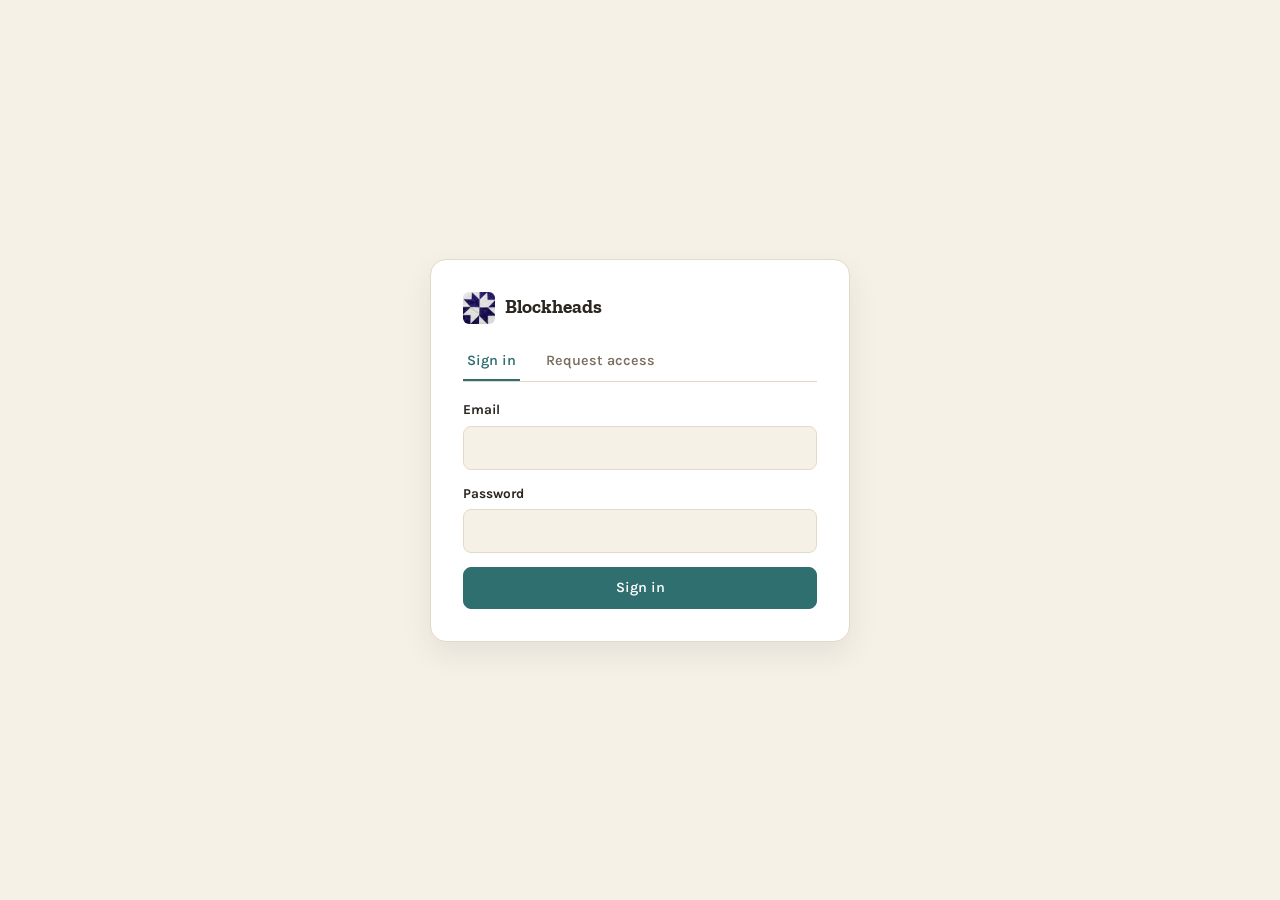
<file: test/index.test.html>
<!doctype html>
<html lang="en">
<head>
<meta charset="utf-8">
<meta name="viewport" content="width=device-width, initial-scale=1, viewport-fit=cover">
<title>Blockheads</title>
<link rel="stylesheet" href="https://fonts.googleapis.com/css2?family=Zilla+Slab:wght@400;600;700&family=Karla:wght@400;500;600;700&display=swap">
<link rel="stylesheet" href="../css/styles.css">
</head>
<body>

<!-- Sign-in gate -->
<div id="sign-in-view">
  <div class="auth-card">
    <div class="brand">
      <img class="brand-mark" src="../icons/icon-192.png" alt="">
      <span class="brand-name">Blockheads</span>
    </div>

    <div class="tabs" role="tablist">
      <button type="button" id="tab-sign-in" role="tab" aria-selected="true">Sign in</button>
      <button type="button" id="tab-request-access" role="tab" aria-selected="false">Request access</button>
    </div>

    <form id="sign-in-form">
      <div class="form-row">
        <label for="sign-in-email">Email</label>
        <input type="email" id="sign-in-email" required autocomplete="username">
      </div>
      <div class="form-row">
        <label for="sign-in-password">Password</label>
        <input type="password" id="sign-in-password" required autocomplete="current-password">
      </div>
      <p id="sign-in-error" class="error-text" hidden></p>
      <button type="submit" class="primary full-width">Sign in</button>
    </form>

    <form id="request-access-form" hidden>
      <p class="hint">Tell us who you are and an admin will review your request. You'll be able to sign in as soon as you're approved.</p>
      <div class="form-row">
        <label for="request-name">Name</label>
        <input type="text" id="request-name" required autocomplete="name">
      </div>
      <div class="form-row">
        <label for="request-email">Email</label>
        <input type="email" id="request-email" required autocomplete="email">
      </div>
      <div class="form-row">
        <label for="request-password">Choose a password</label>
        <input type="password" id="request-password" required minlength="8" autocomplete="new-password">
        <span class="hint">At least 8 characters. This becomes your sign-in password once you're approved.</span>
      </div>
      <div class="form-row">
        <label for="request-note">Note <span class="hint-inline">(optional)</span></label>
        <textarea id="request-note" rows="3"></textarea>
      </div>
      <p id="request-error" class="error-text" hidden></p>
      <p id="request-success" class="success-text" hidden>Request sent! An admin will review it and you'll be able to sign in once approved.</p>
      <button type="submit" class="primary full-width">Request access</button>
    </form>
  </div>
</div>

<!-- Main app -->
<div id="app-view" hidden>
  <header class="app-header">
    <div class="brand">
      <img class="brand-mark" src="../icons/icon-192.png" alt="">
      <span class="brand-name">Blockheads</span>
    </div>
    <nav class="main-nav">
      <a href="#" id="nav-calendar" class="nav-link">Home</a>
      <a href="#" id="nav-projects" class="nav-link">Projects</a>
      <a href="#" id="nav-attractions" class="nav-link">Coming Attractions</a>
      <a href="#" id="nav-notes" class="nav-link" hidden>Notes</a>
      <a href="#" id="nav-members" class="nav-link" hidden>Members<sup id="nav-members-badge" class="nav-badge" hidden></sup></a>
    </nav>
    <div class="header-right">
      <span class="hint" id="user-email-label"></span>
      <span class="role-badge" id="user-role-badge"></span>
      <button id="sign-out-button">Sign out</button>
    </div>
  </header>

  <main>

    <!-- Calendar -->
    <section id="calendar-section">
      <div class="notices-panel" id="notices-panel">
        <div class="notices-title-row">
          <h2>Notices</h2>
          <button id="add-notice-button" class="primary push-right" hidden>+ Add notice</button>
        </div>
        <div id="notices-list"></div>
        <p id="notices-empty" class="hint" hidden>No notices right now.</p>
      </div>
      <div class="page-title-row">
        <h1>Scheduled Meetings</h1>
        <button id="add-event-button" class="primary push-right" hidden>+ Add meeting</button>
      </div>
      <div id="meeting-list" class="meeting-list"></div>
      <div class="meeting-nav">
        <div class="month-nav">
          <button type="button" id="calendar-prev-month" aria-label="Back one month">&lsaquo;</button>
          <button type="button" id="calendar-next-month" aria-label="Forward one month">&rsaquo;</button>
        </div>
        <span class="hint">Navigate Dates</span>
      </div>
    </section>

    <!-- Projects grid -->
    <section id="projects-section" hidden>
      <div class="page-title-row">
        <h1>Projects</h1>
        <span class="hint">Every pattern and instruction set the bee has used</span>
        <button id="add-project-button" class="primary push-right" hidden>+ Add project</button>
      </div>
      <div id="projects-grid" class="projects-grid"></div>
      <p id="projects-empty" class="hint" hidden>No projects yet.</p>
    </section>

    <!-- Project detail -->
    <section id="project-detail-section" hidden>
      <a href="#" id="back-to-projects" class="crumb">&larr; Projects</a>
      <div class="project-detail-header">
        <div id="project-detail-icon" class="project-icon-lg"></div>
        <div class="project-detail-meta">
          <h1 id="project-detail-name"></h1>
          <p id="project-detail-description" class="hint"></p>
          <p id="project-detail-byline" class="hint small"></p>
        </div>
        <div class="project-detail-actions" id="project-detail-admin-actions" hidden>
          <button id="edit-project-button">Edit</button>
          <button id="replace-icon-button">Replace photo</button>
          <button id="upload-file-button" class="primary">+ Upload file</button>
          <button id="delete-project-detail-button" class="danger">Delete</button>
          <input type="file" id="icon-file-input" accept="image/*,.heic,.heif" hidden>
          <input type="file" id="attachment-file-input" hidden multiple>
        </div>
      </div>
      <div id="project-files-list" class="file-list"></div>
      <p id="project-files-empty" class="hint" hidden>No files yet.</p>
    </section>

    <!-- Coming Attractions -->
    <section id="attractions-section" hidden>
      <div class="page-title-row">
        <h1>Coming Attractions</h1>
        <span class="hint">Programs and speakers on the way</span>
        <button id="add-attraction-button" class="primary push-right" hidden>+ Add attraction</button>
      </div>
      <div id="attractions-list" class="notices-panel"></div>
      <p id="attractions-empty" class="hint" hidden>Nothing scheduled yet &ndash; check back soon.</p>
    </section>

    <!-- Notes (admins only) -->
    <section id="notes-section" hidden>
      <div class="page-title-row">
        <h1>Notes</h1>
        <span class="hint">Admins only &ndash; a shared place for ideas about possible attractions</span>
        <button id="add-attraction-note-button" class="primary push-right">+ Add note</button>
      </div>
      <div id="attraction-notes-list" class="list-card"></div>
      <p id="attraction-notes-empty" class="hint" hidden>No notes yet.</p>
    </section>

    <!-- Members / admin -->
    <section id="members-section" hidden>
      <div class="admin-block">
        <div class="page-title-row">
          <h1>Pending requests</h1>
          <span class="count-pill" id="pending-count">0</span>
        </div>
        <div id="pending-requests-list" class="list-card"></div>
        <p id="pending-empty" class="hint" hidden>No pending requests.</p>
      </div>

      <div class="admin-block">
        <div class="page-title-row">
          <h1>Members</h1>
          <span class="hint" id="member-count"></span>
        </div>
        <div class="list-card">
          <div class="member-row member-row-head">
            <span>Name</span><span>Email</span><span>Role</span><span>Joined</span><span></span>
          </div>
          <div id="members-list"></div>
        </div>
      </div>
    </section>

  </main>
</div>

<!-- Add / edit notice -->
<dialog id="notice-form-dialog">
  <div class="dialog-body">
    <h2 id="notice-form-title">Add notice</h2>
    <form id="notice-form">
      <div class="form-row">
        <label for="notice-title">Title</label>
        <input type="text" id="notice-title" required placeholder="e.g. Bring fabric for the charity quilt">
      </div>
      <div class="form-row">
        <label for="notice-body">Message</label>
        <textarea id="notice-body" rows="5"></textarea>
      </div>
      <div class="form-row">
        <label for="notice-until">Show until <span class="hint-inline">(optional &ndash; hidden from members after this date)</span></label>
        <input type="date" id="notice-until">
      </div>
      <div class="dialog-actions">
        <button type="button" id="delete-notice-button" class="danger push-left" hidden>Delete</button>
        <button type="button" id="cancel-notice-button">Cancel</button>
        <button type="submit" class="primary">Save</button>
      </div>
    </form>
  </div>
</dialog>

<!-- Add / edit attraction -->
<dialog id="attraction-form-dialog">
  <div class="dialog-body">
    <h2 id="attraction-form-title">Enter attraction</h2>
    <form id="attraction-form">
      <div class="form-row">
        <label for="attraction-title">Attraction</label>
        <input type="text" id="attraction-title" required placeholder="e.g. Trunk show: Antique Quilts">
      </div>
      <div class="form-row">
        <label for="attraction-speaker">Speaker <span class="hint-inline">(optional)</span></label>
        <input type="text" id="attraction-speaker">
      </div>
      <div class="form-row">
        <label for="attraction-date">Date <span class="hint-inline">(optional)</span></label>
        <input type="date" id="attraction-date">
      </div>
      <div class="dialog-actions">
        <button type="button" id="delete-attraction-button" class="danger push-left" hidden>Delete</button>
        <button type="button" id="cancel-attraction-button">Cancel</button>
        <button type="submit" class="primary">Save</button>
      </div>
    </form>
  </div>
</dialog>

<!-- Add / edit attraction note (admins only) -->
<dialog id="attraction-note-dialog">
  <div class="dialog-body">
    <h2 id="attraction-note-form-title">Add note</h2>
    <form id="attraction-note-form">
      <div class="form-row">
        <label for="attraction-note-body">Note</label>
        <textarea id="attraction-note-body" rows="6" required placeholder="Ideas, contact info, prices, who to ask..."></textarea>
      </div>
      <div class="dialog-actions">
        <button type="button" id="delete-attraction-note-button" class="danger push-left" hidden>Delete</button>
        <button type="button" id="cancel-attraction-note-button">Cancel</button>
        <button type="submit" class="primary">Save</button>
      </div>
    </form>
  </div>
</dialog>

<!-- Add / edit calendar event -->
<dialog id="event-form-dialog">
  <div class="dialog-body">
    <h2 id="event-form-title">Add meeting</h2>
    <form id="event-form">
      <div class="form-row">
        <label for="event-date">Date</label>
        <input type="date" id="event-date" required>
      </div>
      <div class="form-row-pair">
        <div class="form-row">
          <label for="event-start-time">Start time</label>
          <input type="time" id="event-start-time">
        </div>
        <div class="form-row">
          <label for="event-end-time">End time</label>
          <input type="time" id="event-end-time">
        </div>
      </div>
      <p class="hint form-hint">Leave times blank for an all-day event.</p>
      <div class="form-row">
        <label for="event-title">Title</label>
        <input type="text" id="event-title" required placeholder="e.g. Half-Square Triangles">
      </div>
      <div class="form-row">
        <label for="event-photo-input">Photo <span class="hint-inline">(optional &ndash; otherwise the project's photo is used)</span></label>
        <div class="event-photo-row">
          <div id="event-photo-preview" class="upcoming-thumb event-photo-preview"></div>
          <input type="file" id="event-photo-input" accept="image/*,.heic,.heif">
          <button type="button" id="event-photo-remove" class="small-button" hidden>Remove photo</button>
        </div>
      </div>
      <div class="form-row">
        <label for="event-project">Project</label>
        <select id="event-project">
          <option value="">(none)</option>
        </select>
      </div>
      <div class="form-row">
        <label for="event-notes">Notes</label>
        <textarea id="event-notes" rows="3"></textarea>
      </div>
      <div class="dialog-actions">
        <button type="button" id="delete-event-button" class="danger push-left" hidden>Delete</button>
        <button type="button" id="cancel-event-button">Cancel</button>
        <button type="submit" class="primary">Save</button>
      </div>
    </form>
  </div>
</dialog>

<!-- Add / edit project -->
<dialog id="project-form-dialog">
  <div class="dialog-body">
    <h2 id="project-form-title">Add project</h2>
    <form id="project-form">
      <div class="form-row">
        <label for="project-name">Name</label>
        <input type="text" id="project-name" required>
      </div>
      <div class="form-row">
        <label for="project-description">Description</label>
        <textarea id="project-description" rows="3"></textarea>
      </div>
      <div class="form-row">
        <label for="project-icon-input" id="project-icon-label">Icon photo <span class="hint-inline">(optional)</span></label>
        <input type="file" id="project-icon-input" accept="image/*,.heic,.heif">
      </div>
      <div class="dialog-actions">
        <button type="button" id="delete-project-button" class="danger push-left" hidden>Delete</button>
        <button type="button" id="cancel-project-button">Cancel</button>
        <button type="submit" class="primary">Save</button>
      </div>
    </form>
  </div>
</dialog>

<script src="mock-supabase.js"></script>
<script src="../js/app.js"></script>
<script src="../js/calendar.js"></script>
<script src="../js/notices.js"></script>
<script src="../js/attractions.js"></script>
<script src="../js/projects.js"></script>
<script src="../js/admin.js"></script>
<script src="../js/auth.js"></script>
</body>
</html>
</file>
<file: css/styles.css>
:root {
  color-scheme: light dark;
  --bg: #f6f1e7;
  --surface: #ffffff;
  --text: #2c2620;
  --text-faint: #7a6f5f;
  --border: #e3d9c6;
  --accent: #2f6f6f;
  --accent-tint: #e2eeed;
  --gold: #c99a3d;
  --gold-tint: #f6ecd6;
  --danger: #b3261e;
  --danger-tint: #f7e3e1;
  --radius: 12px;
}

@media (prefers-color-scheme: dark) {
  :root {
    --bg: #201c17;
    --surface: #2b2620;
    --text: #f1ece2;
    --text-faint: #b3a993;
    --border: #453d31;
    --accent: #59a3a3;
    --accent-tint: #223434;
    --gold: #dcb35d;
    --gold-tint: #3a2f18;
    --danger-tint: #3a201d;
  }
}

* { box-sizing: border-box; }

body {
  margin: 0;
  background: var(--bg);
  color: var(--text);
  font-family: 'Karla', -apple-system, Segoe UI, sans-serif;
  line-height: 1.5;
}

h1, h2, .brand-name {
  font-family: 'Zilla Slab', Georgia, serif;
}

a { color: inherit; }

input, select, textarea, button {
  font: inherit;
  color: inherit;
}

input[type="text"], input[type="email"], input[type="password"], input[type="date"], input[type="time"], input[type="file"], select, textarea {
  background: var(--bg);
  border: 1px solid var(--border);
  border-radius: 8px;
  padding: 9px 11px;
  width: 100%;
}

textarea { resize: vertical; min-height: 70px; }

button {
  border: 1px solid var(--border);
  background: var(--surface);
  border-radius: 8px;
  padding: 9px 16px;
  cursor: pointer;
  font-weight: 600;
  font-size: 0.9rem;
}
button.primary { background: var(--accent); border-color: var(--accent); color: #fff; }
button.danger { background: transparent; border-color: var(--border); color: var(--danger); }
button.full-width { width: 100%; }
button:hover { filter: brightness(0.96); }
button:disabled { opacity: 0.6; cursor: default; }

.push-left { margin-right: auto; }
.push-right { margin-left: auto; }
.hint { color: var(--text-faint); font-size: 0.85rem; }
.hint.small { font-size: 0.78rem; }
.hint-inline { font-weight: 400; color: var(--text-faint); }
.error-text { color: var(--danger); font-size: 0.85rem; }
.success-text { color: var(--accent); font-size: 0.85rem; }
[hidden] { display: none !important; }

/* ---- Brand mark ---------------------------------------------------- */
.brand { display: flex; align-items: center; gap: 10px; }
.brand-mark {
  width: 32px; height: 32px; border-radius: 6px; flex-shrink: 0;
  object-fit: cover; display: block;
}
.brand-name { font-weight: 700; font-size: 1.2rem; }

/* ---- Sign in / request access --------------------------------------- */
#sign-in-view {
  min-height: 100vh;
  display: flex;
  align-items: center;
  justify-content: center;
  padding: 24px;
}
.auth-card {
  width: min(420px, 100%);
  background: var(--surface);
  border: 1px solid var(--border);
  border-radius: 16px;
  padding: 32px;
  display: flex;
  flex-direction: column;
  gap: 18px;
  box-shadow: 0 12px 30px rgba(44, 38, 32, 0.08);
}
.tabs { display: flex; gap: 4px; border-bottom: 1px solid var(--border); }
.tabs button {
  border: none; border-radius: 0; background: none; padding: 8px 4px; margin-right: 18px;
  border-bottom: 2px solid transparent; font-weight: 600; color: var(--text-faint);
}
.tabs button[aria-selected="true"] { border-bottom-color: var(--accent); color: var(--accent); }
#sign-in-form, #request-access-form { display: flex; flex-direction: column; gap: 14px; }
.form-row { display: flex; flex-direction: column; gap: 5px; }
.form-row label { font-weight: 700; font-size: 0.85rem; }
.form-row-pair { display: flex; gap: 12px; }
.form-row-pair .form-row { flex: 1; }
.form-hint { margin: -4px 0 0; font-size: 0.8rem; }
.event-photo-row { display: flex; align-items: center; gap: 10px; flex-wrap: wrap; }
.event-photo-row input[type="file"] { flex: 1; min-width: 0; }
.event-photo-preview { width: 48px; height: 48px; }
.small-button { padding: 6px 10px; font-size: 0.8rem; }

/* ---- App header / nav ------------------------------------------------ */
.app-header {
  display: flex; align-items: center; gap: 28px; padding: 16px 32px;
  background: var(--surface); border-bottom: 1px solid var(--border);
  position: sticky; top: 0; z-index: 5; flex-wrap: wrap;
}
.main-nav { display: flex; gap: 24px; }
.nav-link {
  text-decoration: none; font-weight: 500; color: var(--text-faint);
  padding: 6px 2px; border-bottom: 2px solid transparent; font-size: 0.95rem;
}
.nav-link:hover { color: var(--accent); }
.nav-link.active { color: var(--accent); font-weight: 700; border-bottom-color: var(--accent); }
.nav-badge {
  font-size: 0.65rem; font-weight: 700; color: #fff; background: var(--gold);
  margin-left: 2px; padding: 1px 5px; border-radius: 999px;
  vertical-align: super; line-height: 1;
}
.nav-badge[hidden] { display: none; }
.header-right { margin-left: auto; display: flex; align-items: center; gap: 12px; flex-wrap: wrap; }
.role-badge {
  font-size: 0.7rem; font-weight: 700; text-transform: uppercase; letter-spacing: 0.04em;
  color: var(--accent); background: var(--accent-tint); padding: 3px 10px; border-radius: 999px;
}

main { max-width: 1100px; margin: 0 auto; padding: 28px 32px 60px; }

.page-title-row { display: flex; align-items: center; gap: 14px; margin-bottom: 18px; flex-wrap: wrap; }
.page-title-row h1 { margin: 0; font-size: 1.6rem; }
.count-pill {
  font-size: 0.7rem; font-weight: 700; color: #fff; background: var(--gold);
  padding: 2px 9px; border-radius: 999px;
}
.month-nav { display: flex; gap: 4px; }
.month-nav button {
  width: 30px; height: 30px; padding: 0; display: flex; align-items: center; justify-content: center;
  color: var(--text-faint); font-size: 1.1rem; line-height: 1;
}

/* ---- Calendar ----------------------------------------------------- */
.calendar-layout { display: flex; gap: 28px; align-items: flex-start; flex-wrap: wrap; }
.calendar-grid {
  flex: 1 1 560px; background: var(--surface); border: 1px solid var(--border);
  border-radius: var(--radius); padding: 16px; display: grid;
  grid-template-columns: repeat(7, minmax(0, 1fr)); gap: 8px;
}
.calendar-dow {
  text-align: center; font-size: 0.68rem; font-weight: 700; letter-spacing: 0.05em;
  color: var(--text-faint); text-transform: uppercase; padding-bottom: 4px;
}
.calendar-day {
  border: 1px solid var(--border); border-radius: 8px; min-height: 76px;
  padding: 6px 8px; font-size: 0.78rem; color: var(--text-faint);
  display: flex; flex-direction: column; gap: 4px; background: var(--bg);
}
.calendar-day.has-event { border-color: var(--accent); background: var(--surface); }
.calendar-day.empty { visibility: hidden; }
.event-chip {
  font-size: 0.7rem; font-weight: 700; color: var(--accent); background: var(--accent-tint);
  border-radius: 999px; padding: 3px 7px; line-height: 1.3; text-align: left; border: none;
  cursor: pointer; font-family: inherit;
}
.upcoming-panel { width: 300px; flex-shrink: 0; display: flex; flex-direction: column; gap: 12px; }
.upcoming-panel h2 { margin: 0; font-size: 1.05rem; }
.upcoming-item {
  display: flex; gap: 12px; background: var(--surface); border: 1px solid var(--border);
  border-radius: 10px; padding: 12px; text-align: left; cursor: pointer; font-family: inherit;
}
.upcoming-item:hover { border-color: var(--accent); }
.upcoming-thumb {
  width: 40px; height: 40px; flex-shrink: 0; border-radius: 6px;
  background: linear-gradient(135deg, var(--accent), var(--gold));
  background-size: cover; background-position: center;
}
.upcoming-meta { display: flex; flex-direction: column; gap: 2px; min-width: 0; }
.upcoming-date { font-size: 0.7rem; font-weight: 700; text-transform: uppercase; letter-spacing: 0.04em; color: var(--accent); }
.upcoming-title { font-size: 0.9rem; font-weight: 700; }

/* ---- Meeting list (replaces the month grid) ------------------------- */
.meeting-list { display: flex; flex-direction: column; gap: 12px; }
.meeting-nav { display: flex; flex-direction: column; align-items: center; gap: 6px; margin-top: 18px; }
.meeting-nav .hint { font-size: 0.8rem; }
.month-group { display: flex; flex-direction: column; gap: 10px; }
.meeting-card {
  display: flex; gap: 16px; align-items: flex-start; background: var(--surface);
  border: 1px solid var(--border); border-left: 4px solid var(--accent);
  border-radius: 10px; padding: 16px 18px;
}
.meeting-card.past { opacity: 0.6; border-left-color: var(--border); }
.meeting-thumb {
  width: 64px; height: 64px; flex-shrink: 0; border-radius: 8px;
  background: linear-gradient(135deg, var(--accent), var(--gold));
  background-size: cover; background-position: center;
}
.meeting-info { flex: 1; min-width: 0; display: flex; flex-direction: column; gap: 3px; }
.meeting-date { font-weight: 800; font-size: 1.1rem; }
.meeting-time { font-size: 0.85rem; color: var(--accent); font-weight: 700; }
.meeting-title { font-size: 0.95rem; }
.meeting-project { font-size: 0.85rem; color: var(--accent); background: none; border: none; padding: 0; cursor: pointer; text-align: left; font-family: inherit; text-decoration: underline; width: fit-content; }
.meeting-notes { font-size: 0.85rem; color: var(--text-faint); white-space: pre-wrap; margin: 2px 0 0; }
.past-tag { font-size: 0.65rem; font-weight: 700; text-transform: uppercase; letter-spacing: 0.05em; color: var(--text-faint); margin-left: 8px; vertical-align: middle; }
.meeting-list-empty { background: var(--surface); border: 1px dashed var(--border); border-radius: 10px; padding: 14px; text-align: center; margin: 0; }

/* ---- Notices --------------------------------------------------------- */
.notices-panel {
  background: var(--gold-tint); border: 1px solid var(--border); border-radius: 12px;
  padding: 16px 20px; margin-bottom: 24px; display: flex; flex-direction: column; gap: 10px;
}
.notices-title-row { display: flex; align-items: center; gap: 12px; }
.notices-title-row h2 { margin: 0; font-size: 1.05rem; }
#notices-list { display: flex; flex-direction: column; gap: 10px; }
.notice {
  background: var(--surface); border: 1px solid var(--border); border-left: 4px solid var(--gold);
  border-radius: 8px; padding: 12px 14px;
}
.notice.expired { opacity: 0.6; }
.notice-head { display: flex; align-items: flex-start; gap: 10px; }
.notice-head h3 { margin: 0; font-size: 0.95rem; flex: 1; }
.notice-body { margin: 6px 0; white-space: pre-wrap; line-height: 1.45; }
.notice .hint { margin: 4px 0 0; font-size: 0.75rem; }

/* ---- Projects grid -------------------------------------------------- */
.projects-grid {
  display: grid; grid-template-columns: repeat(auto-fill, minmax(200px, 1fr)); gap: 18px;
}
.project-tile {
  display: flex; flex-direction: column; background: var(--surface); border: 1px solid var(--border);
  border-radius: var(--radius); overflow: hidden; cursor: pointer; text-align: left; font-family: inherit;
  transition: box-shadow .12s ease, border-color .12s ease;
}
.project-tile:hover { border-color: var(--accent); box-shadow: 0 6px 16px rgba(44,38,32,0.10); }
.project-icon {
  height: 110px; background: linear-gradient(135deg, var(--gold), var(--accent));
  background-size: cover; background-position: center;
}
.project-tile-body { padding: 12px 14px; display: flex; flex-direction: column; gap: 2px; }
.project-tile-body strong { font-size: 0.95rem; }
.project-tile-add {
  display: flex; align-items: center; justify-content: center; background: transparent;
  border: 2px dashed var(--border); border-radius: var(--radius); min-height: 178px;
  color: var(--text-faint); font-size: 0.85rem; font-weight: 600; cursor: pointer;
}

/* ---- Project detail --------------------------------------------------- */
.crumb { text-decoration: none; font-size: 0.85rem; color: var(--text-faint); display: inline-block; margin-bottom: 16px; }
.crumb:hover { color: var(--accent); }
.project-detail-header { display: flex; gap: 22px; margin-bottom: 22px; flex-wrap: wrap; }
.project-icon-lg {
  width: 130px; height: 130px; flex-shrink: 0; border-radius: var(--radius);
  background: linear-gradient(135deg, var(--gold), var(--accent)); background-size: cover; background-position: center;
}
.project-detail-meta { display: flex; flex-direction: column; gap: 4px; justify-content: center; }
.project-detail-meta h1 { margin: 0; font-size: 1.7rem; }
.project-detail-actions { margin-left: auto; display: flex; gap: 8px; align-self: flex-start; flex-wrap: wrap; justify-content: flex-end; }
.file-list { background: var(--surface); border: 1px solid var(--border); border-radius: var(--radius); overflow: hidden; }
.file-row {
  display: flex; align-items: center; gap: 14px; padding: 13px 18px; border-bottom: 1px solid var(--border);
}
.file-row:last-child { border-bottom: none; }
.file-row:hover { background: var(--bg); }
.file-icon {
  width: 34px; height: 34px; border-radius: 8px; background: var(--accent-tint); color: var(--accent);
  display: flex; align-items: center; justify-content: center; font-size: 0.65rem; font-weight: 700; flex-shrink: 0;
}
.file-meta { display: flex; flex-direction: column; gap: 1px; flex-grow: 1; min-width: 0; }
.file-meta strong { font-size: 0.9rem; }

/* ---- Admin / members -------------------------------------------------- */
.admin-block { margin-bottom: 36px; }
.list-card { background: var(--surface); border: 1px solid var(--border); border-radius: var(--radius); overflow: hidden; }
.request-row { display: flex; align-items: center; gap: 16px; padding: 14px 18px; border-bottom: 1px solid var(--border); }
.request-row:last-child { border-bottom: none; }
.avatar {
  width: 36px; height: 36px; border-radius: 999px; background: var(--accent-tint); color: var(--accent);
  display: flex; align-items: center; justify-content: center; font-weight: 700; font-size: 0.8rem; flex-shrink: 0;
}
.request-meta { display: flex; flex-direction: column; gap: 1px; flex-grow: 1; min-width: 0; }
.request-meta strong { font-size: 0.9rem; }
.member-row {
  display: grid; grid-template-columns: 2fr 2fr 1fr 1fr 200px; gap: 8px; align-items: center;
  padding: 11px 18px; border-bottom: 1px solid var(--border); font-size: 0.85rem;
}
.member-row:last-child { border-bottom: none; }
.member-actions { display: flex; gap: 6px; justify-content: flex-end; flex-wrap: wrap; }
.member-row-head {
  font-size: 0.68rem; font-weight: 700; text-transform: uppercase; letter-spacing: 0.04em; color: var(--text-faint);
}
.role-pill {
  font-size: 0.68rem; font-weight: 700; text-transform: uppercase; letter-spacing: 0.03em;
  padding: 3px 9px; border-radius: 999px; width: fit-content;
}
.role-pill.superuser { color: var(--accent); background: var(--accent-tint); }
.role-pill.admin { color: var(--gold); background: var(--gold-tint); }
.role-pill.member { color: var(--text-faint); background: var(--bg); }

/* ---- Coming Attractions ---------------------------------------------- */
.attraction-note-row {
  display: flex; align-items: flex-start; gap: 16px; padding: 14px 18px; border-bottom: 1px solid var(--border);
}
.attraction-note-row:last-child { border-bottom: none; }
.attraction-note-main { flex: 1; min-width: 0; display: flex; flex-direction: column; gap: 4px; }
.attraction-note-body { margin: 0; white-space: pre-wrap; line-height: 1.45; }

/* ---- Dialogs ---------------------------------------------------------- */
dialog {
  border: none; border-radius: var(--radius); padding: 0; background: var(--surface); color: var(--text);
  width: min(480px, 92vw); max-height: 88vh;
}
dialog::backdrop { background: rgba(0, 0, 0, 0.45); }
.dialog-body { padding: 24px; overflow-y: auto; max-height: 88vh; }
.dialog-body h2 { margin-top: 0; }
#event-form, #project-form, #admin-form, #attraction-form, #attraction-note-form { display: flex; flex-direction: column; gap: 14px; }
.dialog-actions { display: flex; justify-content: flex-end; gap: 10px; margin-top: 6px; flex-wrap: wrap; }

/* ---- Responsive --------------------------------------------------- */
@media (max-width: 720px) {
  main { padding: 20px 16px 48px; }
  .app-header { padding: 14px 16px; gap: 16px; }
  .calendar-layout { flex-direction: column; }
  .upcoming-panel { width: 100%; }
  .member-row, .member-row-head { grid-template-columns: 1fr 1fr; }
  .member-row span:nth-child(2), .member-row-head span:nth-child(2) { display: none; }
  .main-nav { gap: 14px; flex-wrap: wrap; }
}
</file>
